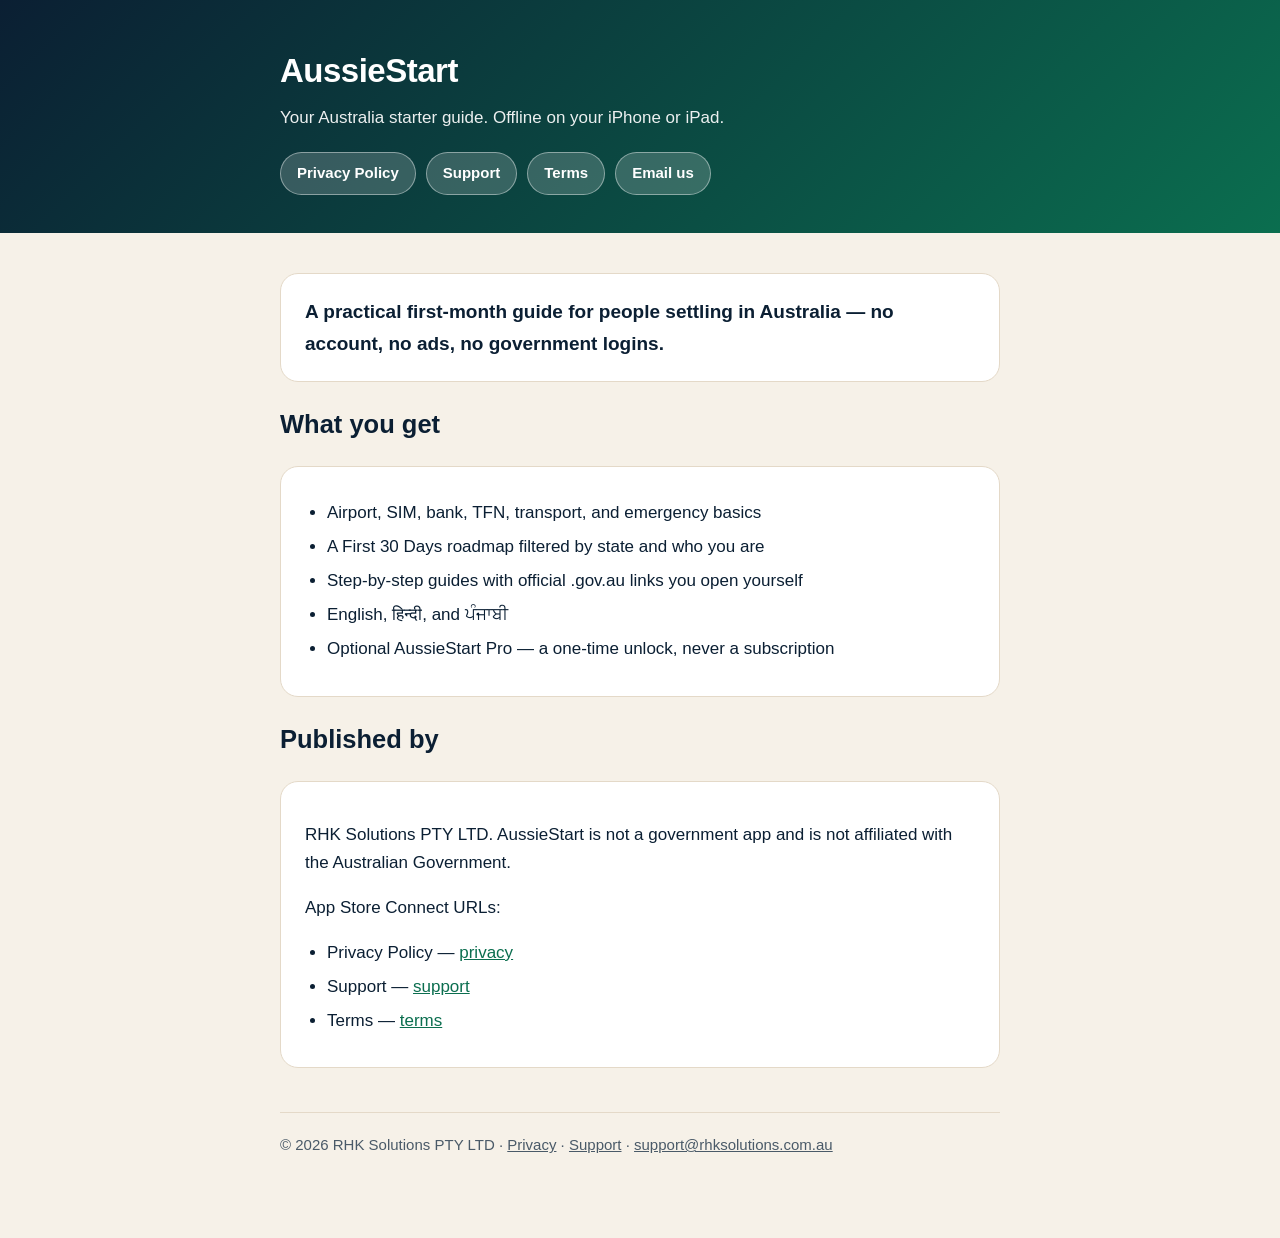
<file: docs/legal/index.html>
<!DOCTYPE html>
<html lang="en-AU">
<head>
  <meta charset="utf-8">
  <meta name="viewport" content="width=device-width, initial-scale=1">
  <title>AussieStart — Your Australia starter guide</title>
  <link rel="canonical" href="https://rhksolutions.com.au/aussiestart/">
  <link rel="stylesheet" href="style.css">
</head>
<body>
  <header>
    <div class="inner">
      <h1>AussieStart</h1>
      <p>Your Australia starter guide. Offline on your iPhone or iPad.</p>
      <nav>
        <a href="privacy/">Privacy Policy</a>
        <a href="support/">Support</a>
        <a href="terms/">Terms</a>
        <a href="mailto:support@rhksolutions.com.au">Email us</a>
      </nav>
    </div>
  </header>
  <div class="wrap">
    <div class="card">
      <p class="lede">A practical first-month guide for people settling in Australia — no account, no ads, no government logins.</p>
    </div>
    <h2>What you get</h2>
    <div class="card">
      <ul>
        <li>Airport, SIM, bank, TFN, transport, and emergency basics</li>
        <li>A First 30 Days roadmap filtered by state and who you are</li>
        <li>Step-by-step guides with official .gov.au links you open yourself</li>
        <li>English, हिन्दी, and ਪੰਜਾਬੀ</li>
        <li>Optional AussieStart Pro — a one-time unlock, never a subscription</li>
      </ul>
    </div>
    <h2>Published by</h2>
    <div class="card">
      <p>RHK Solutions PTY LTD. AussieStart is not a government app and is not affiliated with the Australian Government.</p>
      <p>App Store Connect URLs:</p>
      <ul>
        <li>Privacy Policy — <a href="privacy/">privacy</a></li>
        <li>Support — <a href="support/">support</a></li>
        <li>Terms — <a href="terms/">terms</a></li>
      </ul>
    </div>
    <footer>
      © 2026 RHK Solutions PTY LTD ·
      <a href="privacy/">Privacy</a> ·
      <a href="support/">Support</a> ·
      <a href="mailto:support@rhksolutions.com.au">support@rhksolutions.com.au</a>
    </footer>
  </div>
</body>
</html>
</file>
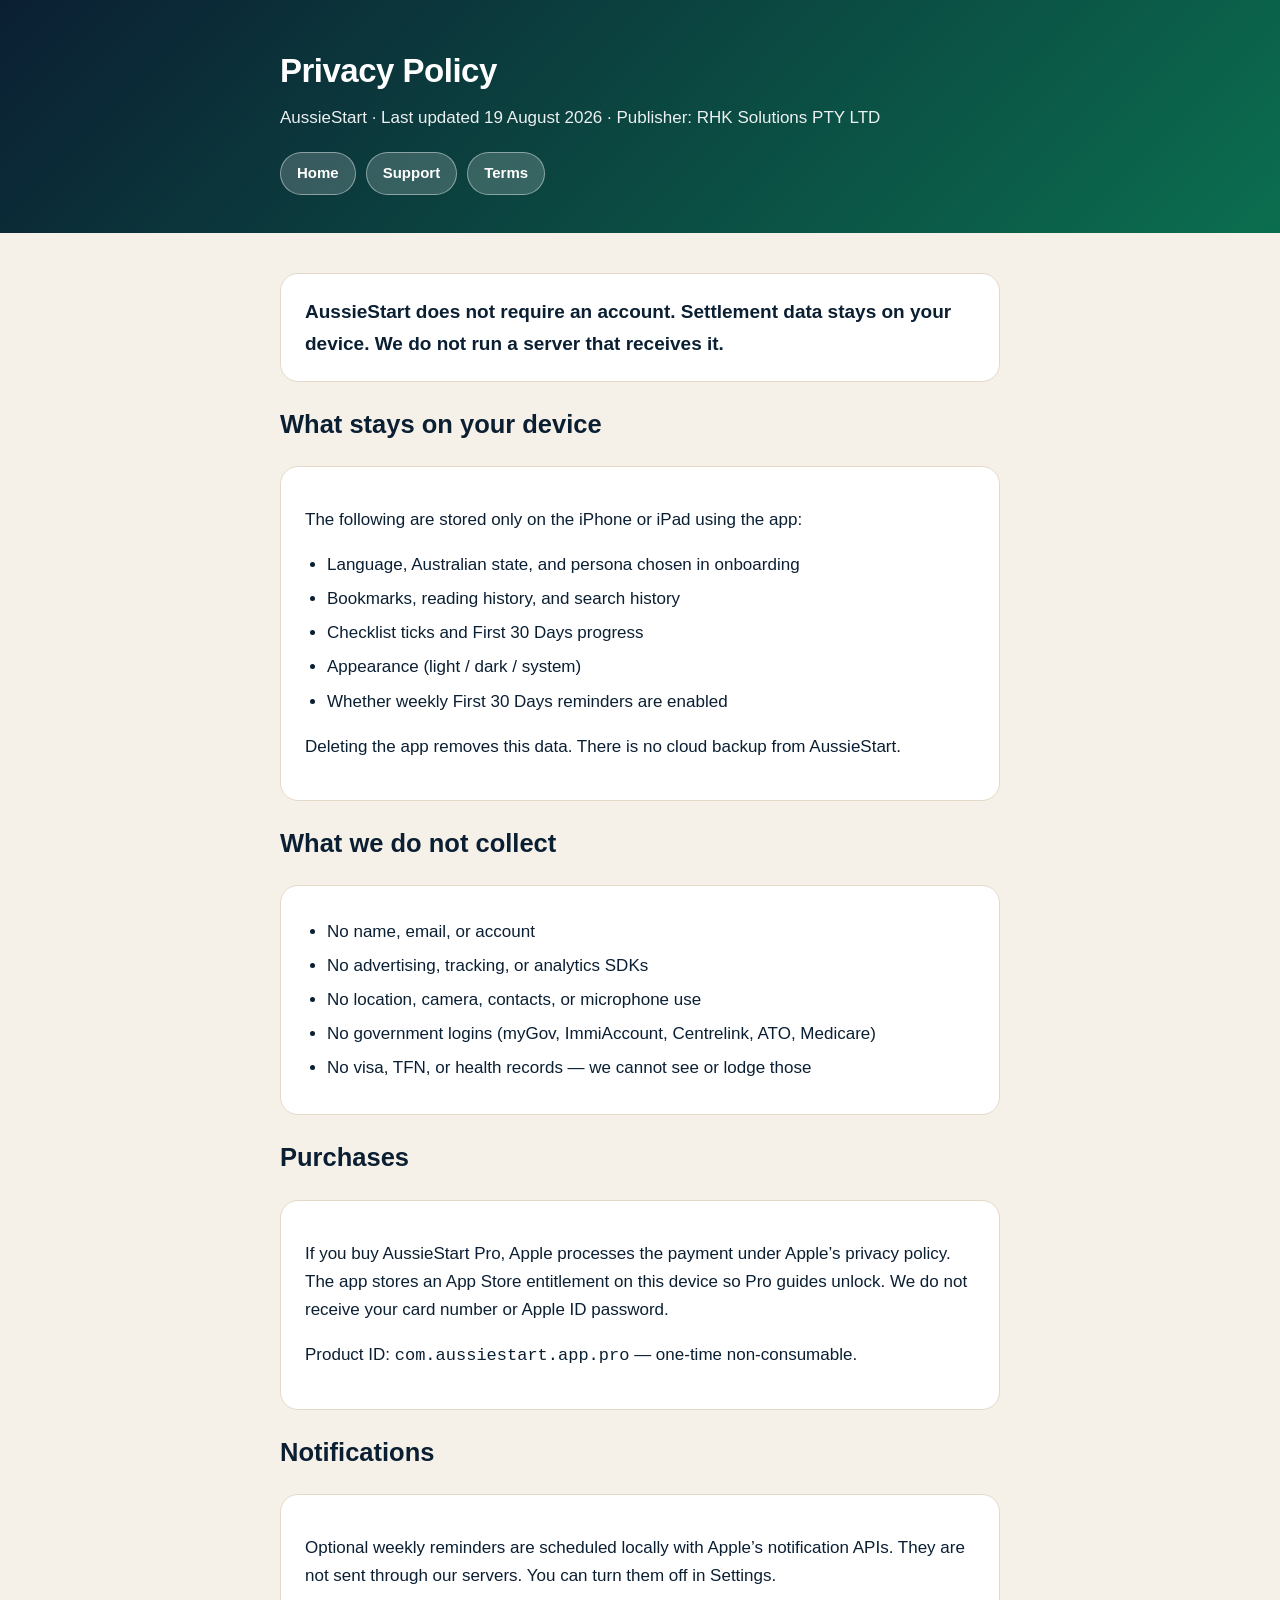
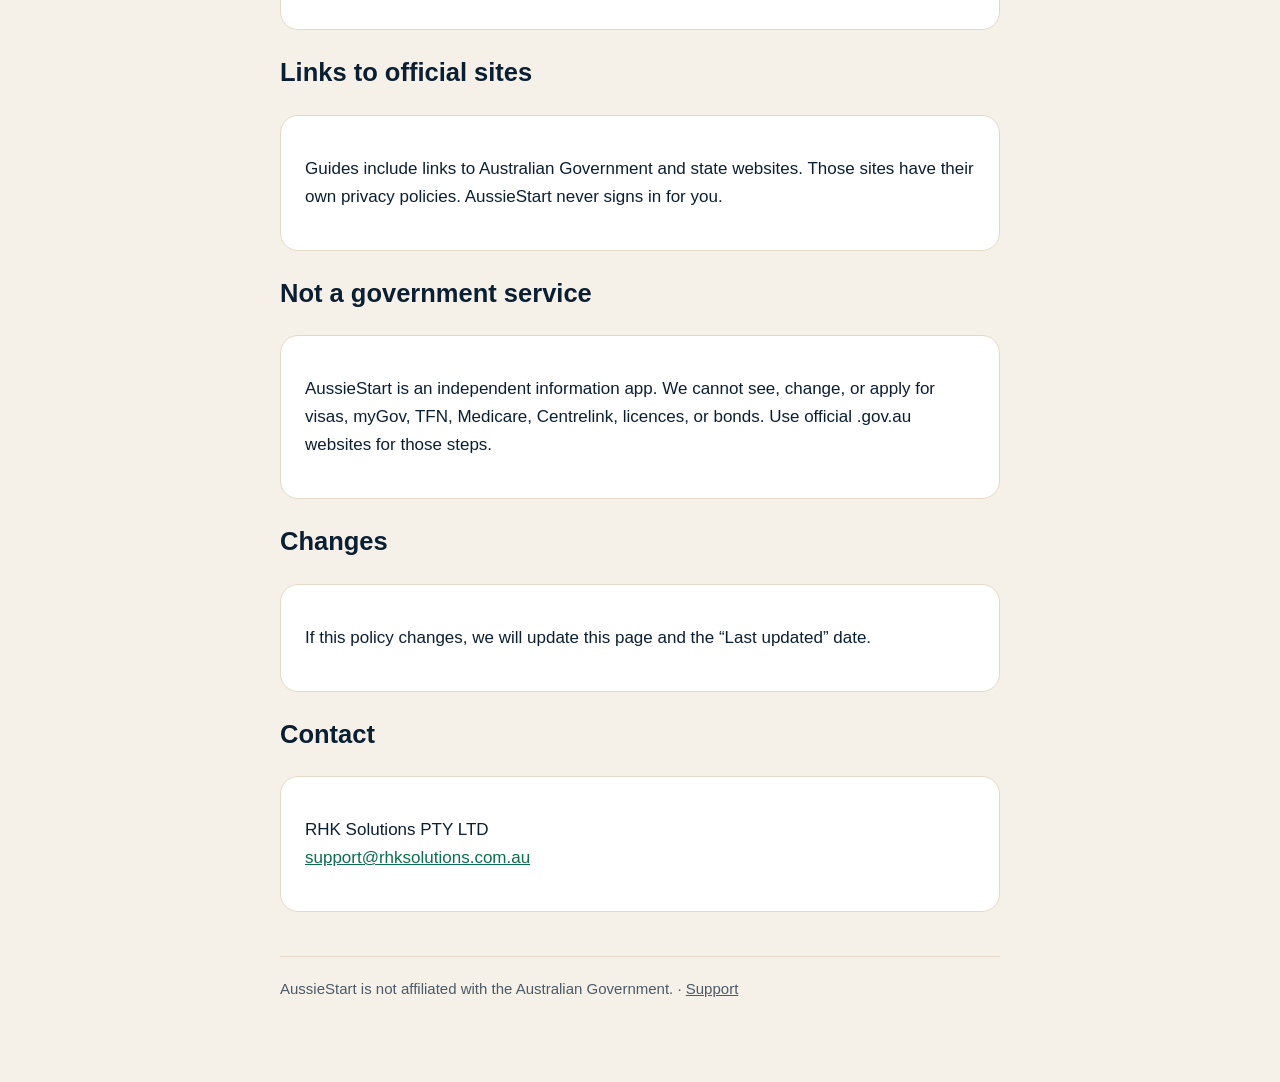
<file: docs/legal/privacy/index.html>
<!DOCTYPE html>
<html lang="en-AU">
<head>
  <meta charset="utf-8">
  <meta name="viewport" content="width=device-width, initial-scale=1">
  <title>Privacy Policy — AussieStart</title>
  <link rel="canonical" href="https://rhksolutions.com.au/aussiestart/privacy/">
  <link rel="stylesheet" href="../style.css">
</head>
<body>
  <header>
    <div class="inner">
      <h1>Privacy Policy</h1>
      <p>AussieStart · Last updated 19 August 2026 · Publisher: RHK Solutions PTY LTD</p>
      <nav>
        <a href="../">Home</a>
        <a href="../support/">Support</a>
        <a href="../terms/">Terms</a>
      </nav>
    </div>
  </header>
  <div class="wrap">
    <div class="card">
      <p class="lede">AussieStart does not require an account. Settlement data stays on your device. We do not run a server that receives it.</p>
    </div>

    <h2>What stays on your device</h2>
    <div class="card">
      <p>The following are stored only on the iPhone or iPad using the app:</p>
      <ul>
        <li>Language, Australian state, and persona chosen in onboarding</li>
        <li>Bookmarks, reading history, and search history</li>
        <li>Checklist ticks and First 30 Days progress</li>
        <li>Appearance (light / dark / system)</li>
        <li>Whether weekly First 30 Days reminders are enabled</li>
      </ul>
      <p>Deleting the app removes this data. There is no cloud backup from AussieStart.</p>
    </div>

    <h2>What we do not collect</h2>
    <div class="card">
      <ul>
        <li>No name, email, or account</li>
        <li>No advertising, tracking, or analytics SDKs</li>
        <li>No location, camera, contacts, or microphone use</li>
        <li>No government logins (myGov, ImmiAccount, Centrelink, ATO, Medicare)</li>
        <li>No visa, TFN, or health records — we cannot see or lodge those</li>
      </ul>
    </div>

    <h2>Purchases</h2>
    <div class="card">
      <p>If you buy AussieStart Pro, Apple processes the payment under Apple’s privacy policy. The app stores an App Store entitlement on this device so Pro guides unlock. We do not receive your card number or Apple ID password.</p>
      <p>Product ID: <code>com.aussiestart.app.pro</code> — one-time non-consumable.</p>
    </div>

    <h2>Notifications</h2>
    <div class="card">
      <p>Optional weekly reminders are scheduled locally with Apple’s notification APIs. They are not sent through our servers. You can turn them off in Settings.</p>
    </div>

    <h2>Links to official sites</h2>
    <div class="card">
      <p>Guides include links to Australian Government and state websites. Those sites have their own privacy policies. AussieStart never signs in for you.</p>
    </div>

    <h2>Not a government service</h2>
    <div class="card">
      <p>AussieStart is an independent information app. We cannot see, change, or apply for visas, myGov, TFN, Medicare, Centrelink, licences, or bonds. Use official .gov.au websites for those steps.</p>
    </div>

    <h2>Changes</h2>
    <div class="card">
      <p>If this policy changes, we will update this page and the “Last updated” date.</p>
    </div>

    <h2>Contact</h2>
    <div class="card">
      <p>RHK Solutions PTY LTD<br>
      <a href="mailto:support@rhksolutions.com.au">support@rhksolutions.com.au</a></p>
    </div>

    <footer>
      AussieStart is not affiliated with the Australian Government. ·
      <a href="../support/">Support</a>
    </footer>
  </div>
</body>
</html>
</file>
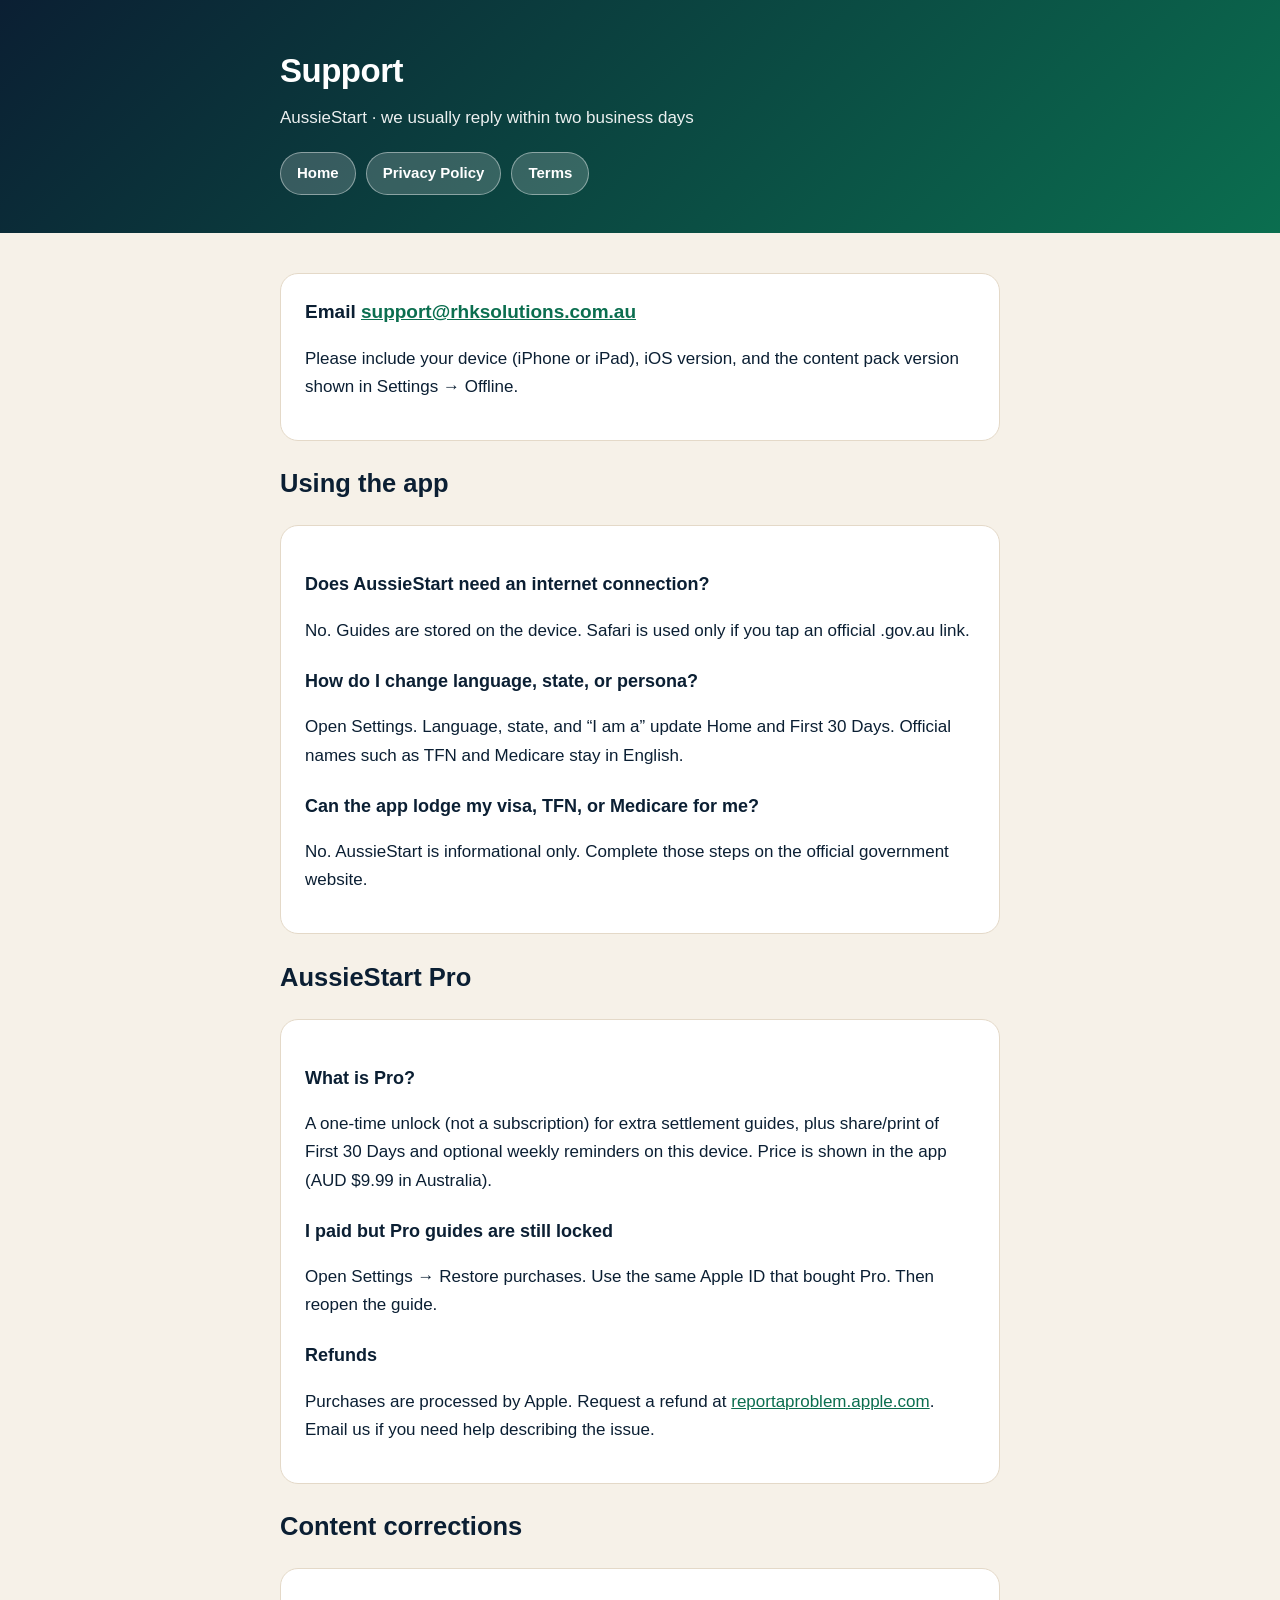
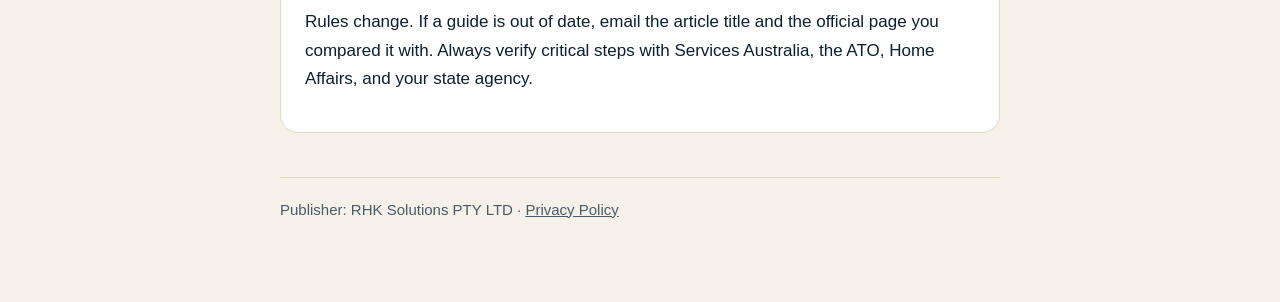
<file: docs/legal/support/index.html>
<!DOCTYPE html>
<html lang="en-AU">
<head>
  <meta charset="utf-8">
  <meta name="viewport" content="width=device-width, initial-scale=1">
  <title>Support — AussieStart</title>
  <link rel="canonical" href="https://rhksolutions.com.au/aussiestart/support/">
  <link rel="stylesheet" href="../style.css">
</head>
<body>
  <header>
    <div class="inner">
      <h1>Support</h1>
      <p>AussieStart · we usually reply within two business days</p>
      <nav>
        <a href="../">Home</a>
        <a href="../privacy/">Privacy Policy</a>
        <a href="../terms/">Terms</a>
      </nav>
    </div>
  </header>
  <div class="wrap">
    <div class="card">
      <p class="lede">Email <a href="mailto:support@rhksolutions.com.au">support@rhksolutions.com.au</a></p>
      <p>Please include your device (iPhone or iPad), iOS version, and the content pack version shown in Settings → Offline.</p>
    </div>

    <h2>Using the app</h2>
    <div class="card">
      <h3>Does AussieStart need an internet connection?</h3>
      <p>No. Guides are stored on the device. Safari is used only if you tap an official .gov.au link.</p>
      <h3>How do I change language, state, or persona?</h3>
      <p>Open Settings. Language, state, and “I am a” update Home and First 30 Days. Official names such as TFN and Medicare stay in English.</p>
      <h3>Can the app lodge my visa, TFN, or Medicare for me?</h3>
      <p>No. AussieStart is informational only. Complete those steps on the official government website.</p>
    </div>

    <h2>AussieStart Pro</h2>
    <div class="card">
      <h3>What is Pro?</h3>
      <p>A one-time unlock (not a subscription) for extra settlement guides, plus share/print of First 30 Days and optional weekly reminders on this device. Price is shown in the app (AUD $9.99 in Australia).</p>
      <h3>I paid but Pro guides are still locked</h3>
      <p>Open Settings → Restore purchases. Use the same Apple ID that bought Pro. Then reopen the guide.</p>
      <h3>Refunds</h3>
      <p>Purchases are processed by Apple. Request a refund at
        <a href="https://reportaproblem.apple.com">reportaproblem.apple.com</a>.
        Email us if you need help describing the issue.</p>
    </div>

    <h2>Content corrections</h2>
    <div class="card">
      <p>Rules change. If a guide is out of date, email the article title and the official page you compared it with. Always verify critical steps with Services Australia, the ATO, Home Affairs, and your state agency.</p>
    </div>

    <footer>
      Publisher: RHK Solutions PTY LTD ·
      <a href="../privacy/">Privacy Policy</a>
    </footer>
  </div>
</body>
</html>
</file>
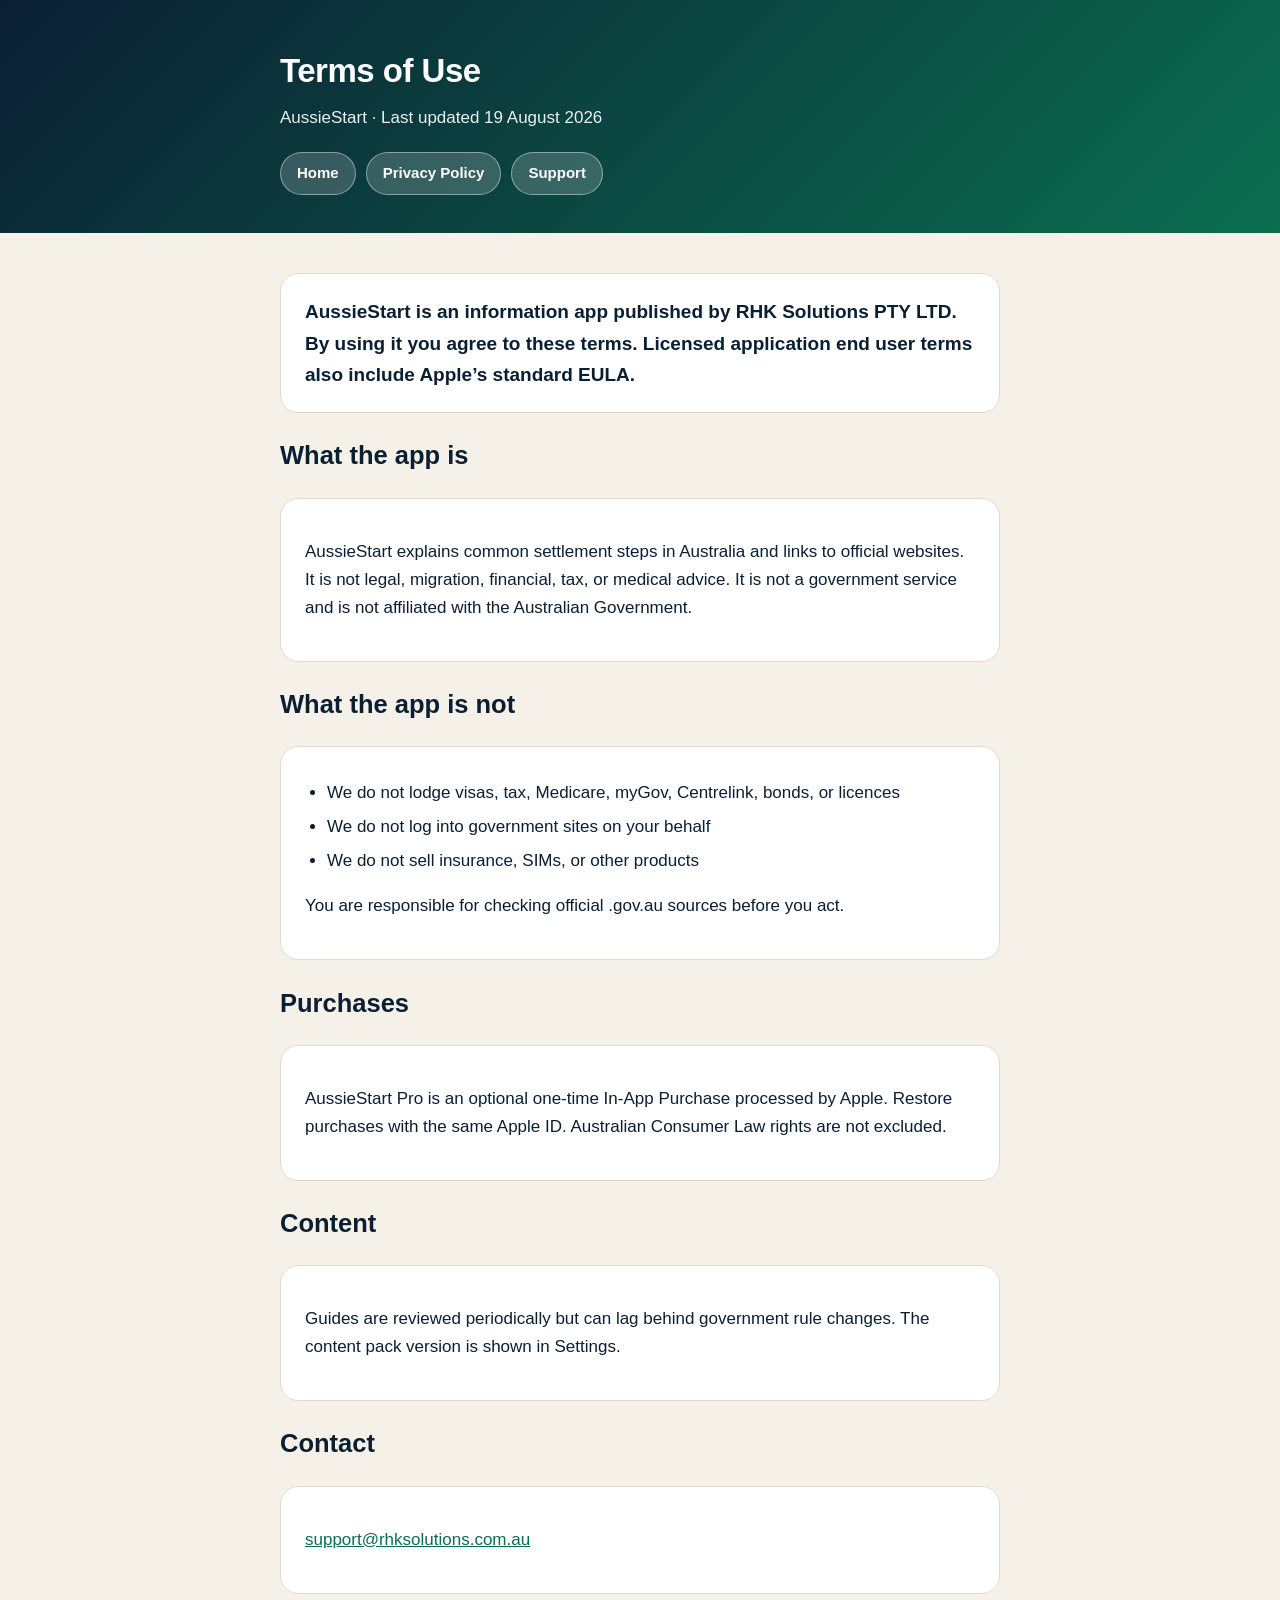
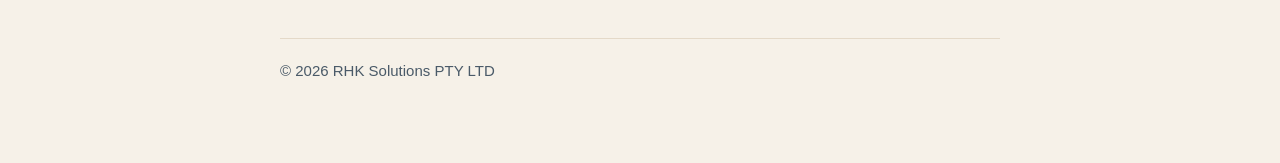
<file: docs/legal/terms/index.html>
<!DOCTYPE html>
<html lang="en-AU">
<head>
  <meta charset="utf-8">
  <meta name="viewport" content="width=device-width, initial-scale=1">
  <title>Terms of Use — AussieStart</title>
  <link rel="canonical" href="https://rhksolutions.com.au/aussiestart/terms/">
  <link rel="stylesheet" href="../style.css">
</head>
<body>
  <header>
    <div class="inner">
      <h1>Terms of Use</h1>
      <p>AussieStart · Last updated 19 August 2026</p>
      <nav>
        <a href="../">Home</a>
        <a href="../privacy/">Privacy Policy</a>
        <a href="../support/">Support</a>
      </nav>
    </div>
  </header>
  <div class="wrap">
    <div class="card">
      <p class="lede">AussieStart is an information app published by RHK Solutions PTY LTD. By using it you agree to these terms. Licensed application end user terms also include Apple’s standard EULA.</p>
    </div>

    <h2>What the app is</h2>
    <div class="card">
      <p>AussieStart explains common settlement steps in Australia and links to official websites. It is not legal, migration, financial, tax, or medical advice. It is not a government service and is not affiliated with the Australian Government.</p>
    </div>

    <h2>What the app is not</h2>
    <div class="card">
      <ul>
        <li>We do not lodge visas, tax, Medicare, myGov, Centrelink, bonds, or licences</li>
        <li>We do not log into government sites on your behalf</li>
        <li>We do not sell insurance, SIMs, or other products</li>
      </ul>
      <p>You are responsible for checking official .gov.au sources before you act.</p>
    </div>

    <h2>Purchases</h2>
    <div class="card">
      <p>AussieStart Pro is an optional one-time In-App Purchase processed by Apple. Restore purchases with the same Apple ID. Australian Consumer Law rights are not excluded.</p>
    </div>

    <h2>Content</h2>
    <div class="card">
      <p>Guides are reviewed periodically but can lag behind government rule changes. The content pack version is shown in Settings.</p>
    </div>

    <h2>Contact</h2>
    <div class="card">
      <p><a href="mailto:support@rhksolutions.com.au">support@rhksolutions.com.au</a></p>
    </div>

    <footer>
      © 2026 RHK Solutions PTY LTD
    </footer>
  </div>
</body>
</html>
</file>
<file: docs/legal/style.css>
:root {
  --ink: #0B1F33;
  --soft: #4A5A68;
  --green: #0B6E4F;
  --gold: #C4A35A;
  --bg: #F6F1E8;
  --card: #FFFFFF;
  --line: #E4D9C8;
}
@media (prefers-color-scheme: dark) {
  :root {
    --ink: #F4F0E8;
    --soft: #C4B8A4;
    --bg: #0B1F33;
    --card: #13283C;
    --line: #2A4258;
  }
}
* { box-sizing: border-box; }
body {
  margin: 0;
  padding: 0 20px 80px;
  background: var(--bg);
  color: var(--ink);
  font: 17px/1.65 -apple-system, BlinkMacSystemFont, "Segoe UI", Roboto, Helvetica, Arial, sans-serif;
}
.wrap { max-width: 720px; margin: 0 auto; }
header {
  margin: 0 -20px 40px;
  padding: 44px 20px 38px;
  color: #fff;
  background: linear-gradient(135deg, #0B1F33, #0B6E4F);
}
header .inner { max-width: 720px; margin: 0 auto; }
header h1 { margin: 0 0 6px; font-size: 33px; letter-spacing: -0.5px; }
header p { margin: 0; opacity: 0.92; font-size: 17px; }
header a { color: #fff; }
nav { margin-top: 20px; display: flex; gap: 10px; flex-wrap: wrap; }
nav a {
  display: inline-block;
  padding: 8px 16px;
  border-radius: 100px;
  background: rgba(255, 255, 255, 0.18);
  border: 1px solid rgba(255, 255, 255, 0.42);
  color: #fff;
  text-decoration: none;
  font-weight: 700;
  font-size: 15px;
}
nav a:hover { background: rgba(255, 255, 255, 0.3); }
.card {
  background: var(--card);
  border: 1px solid var(--line);
  border-radius: 18px;
  padding: 22px 24px;
  margin: 0 0 20px;
}
.lede { font-size: 19px; font-weight: 600; margin: 0; }
h3 { font-size: 18px; margin: 22px 0 6px; }
ul { padding-left: 22px; margin: 10px 0; }
li { margin: 6px 0; }
a { color: var(--green); }
footer {
  margin-top: 44px;
  padding-top: 20px;
  border-top: 1px solid var(--line);
  color: var(--soft);
  font-size: 15px;
}
footer a { color: var(--soft); }
.gold { color: var(--gold); font-weight: 700; }
</file>
